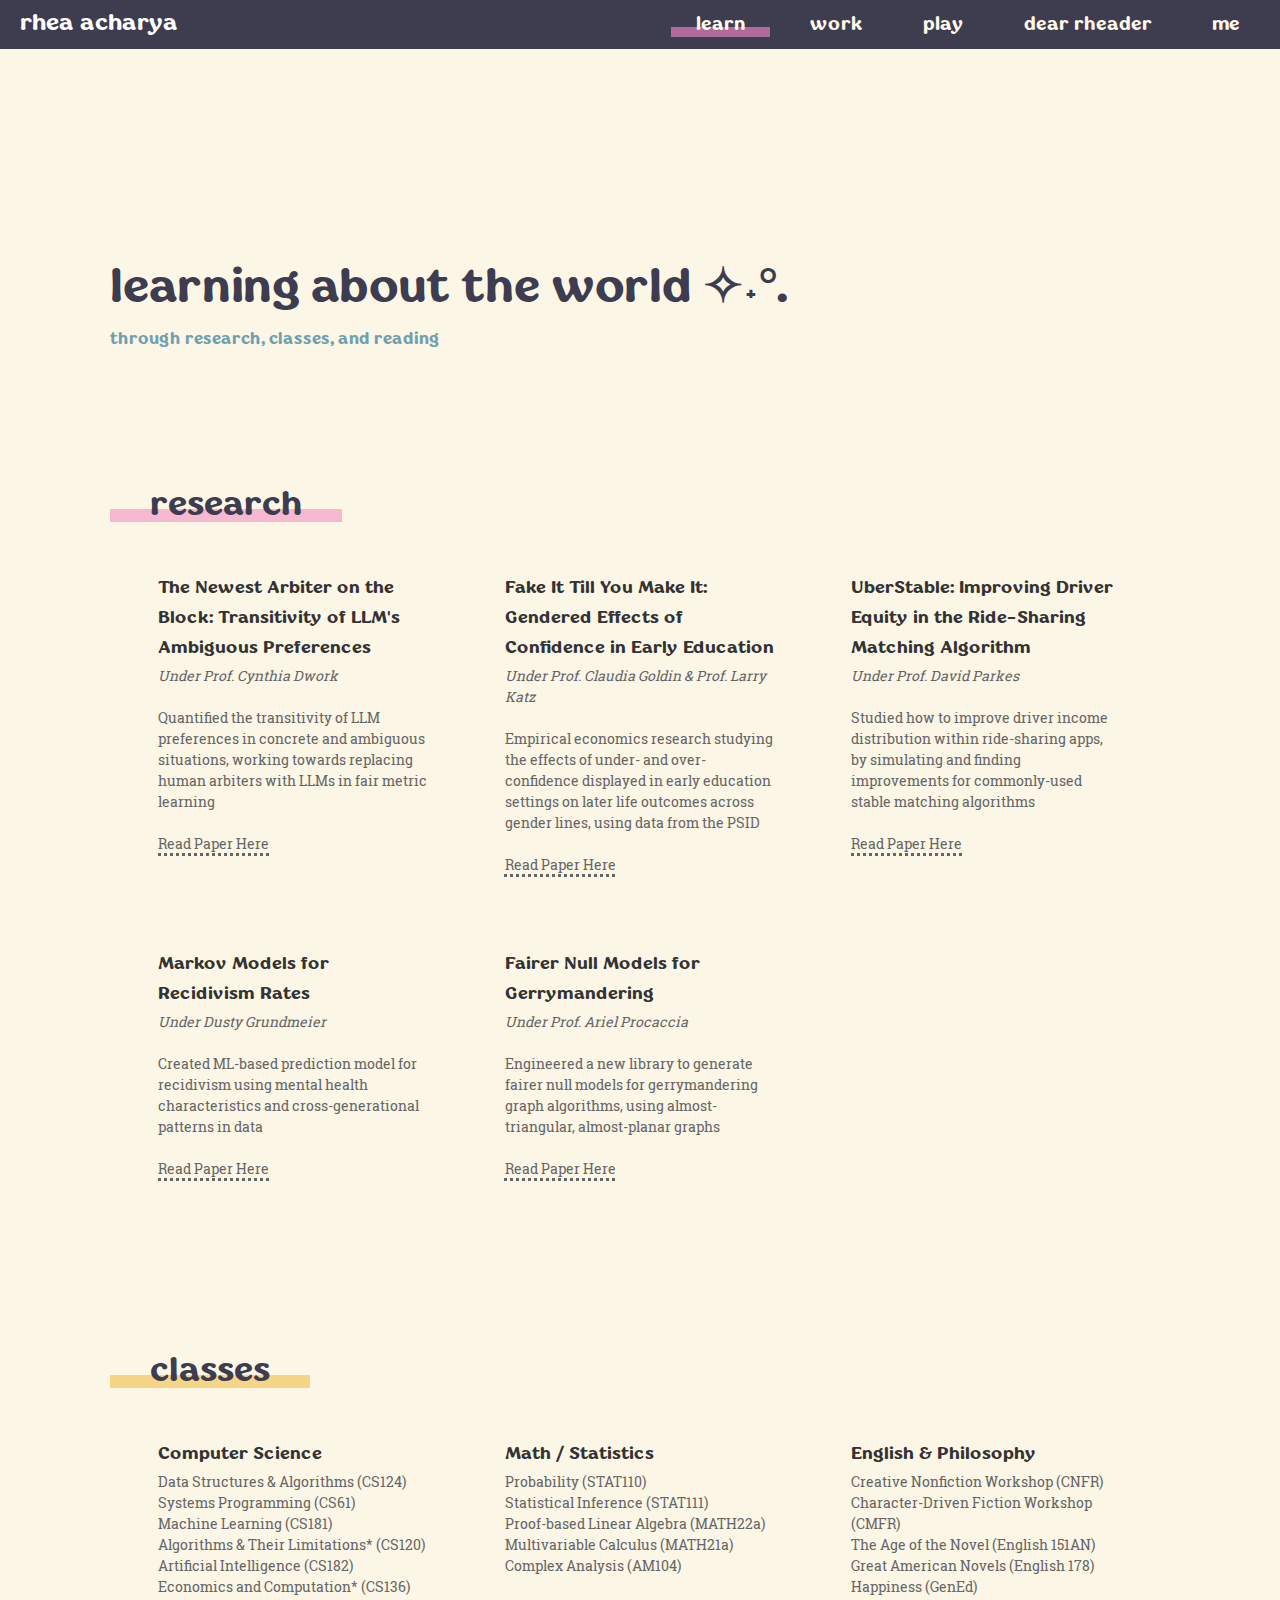
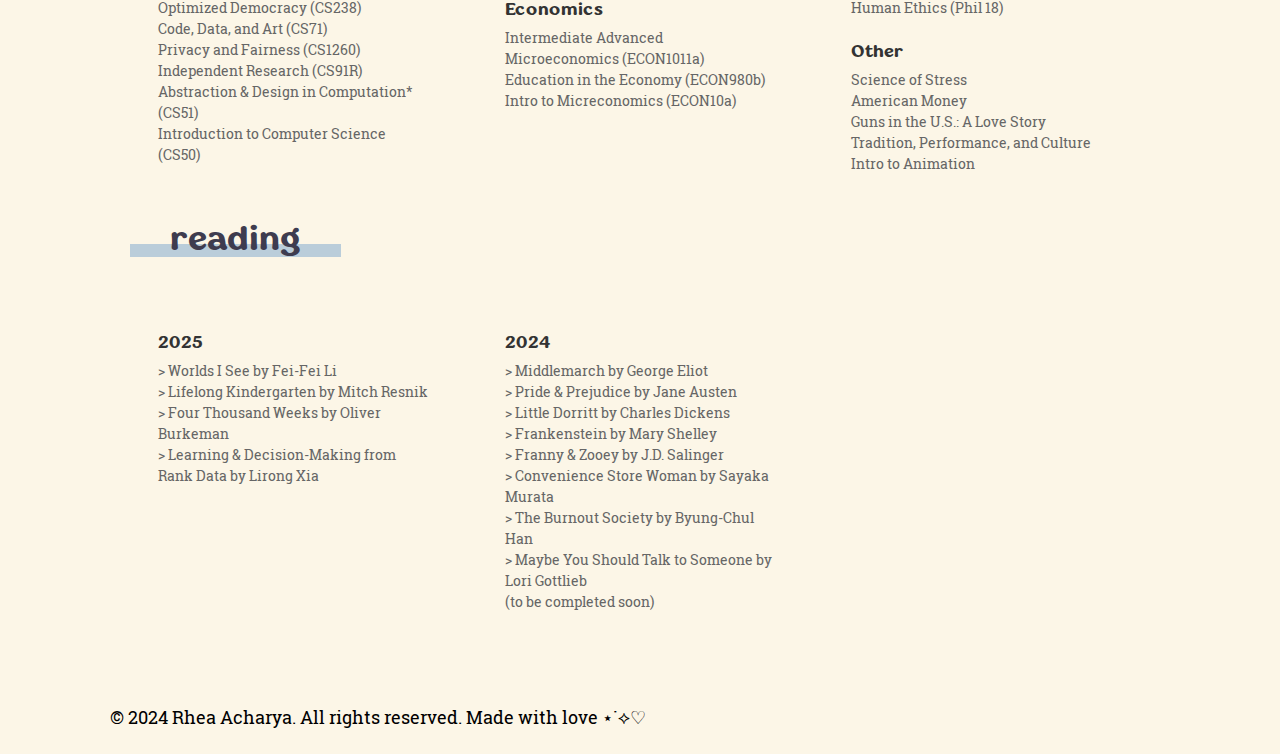
<file: learn.html>
<!doctype html>
<meta name="viewport" content="width=device-width, initial-scale=1.0">
<html lang="en">
<head>

  <script type="application/ld+json">
    {
      "@context": "http://schema.org",
      "@type": "Person",
      "name": "Rhea Acharya",
      "jobTitle": "Student",
      "affiliation": {
        "@type": "Organization",
        "name": "Harvard University"
      },
      "url": "https://www.rheaacharya.com",
      "sameAs": [
        "https://www.linkedin.com/in/rheaacharya",
        "https://twitter.com/crheativity"
      ]
    }
    </script>
  <meta charset="utf-8">
  <link rel="icon" type ="image/png" href="img/favicon.png">
  <title>Work</title>
  <link rel="stylesheet" href="styles.css">

</head>

<!-- Google tag (gtag.js) -->
<script async src="https://www.googletagmanager.com/gtag/js?id=G-8HWEKW9ZV3"></script>
<script>
  window.dataLayer = window.dataLayer || [];
  function gtag(){dataLayer.push(arguments);}
  gtag('js', new Date());

  gtag('config', 'G-8HWEKW9ZV3');
</script>

<body class = "black-cursor full-width grey" >
  <div class="container" style="max-width: 1100px;">
    <nav class="navbar">
      <div class="logo"><a href="./index.html" class="menu-btn name">rhea acharya</a></div>
      <button class="menu-toggle" aria-label="Toggle Menu">&#9776;</button>
      <ul class="navbar-links">
        <li class="menu half-highlight-dark-pink"><a href="./learn.html" class="menu-btn">learn</a></li>
        <li class="menu"><a href="./work.html" class="menu-btn">work</a></li>
        <li class="menu"><a href="./play.html" class="menu-btn">play</a></li>
        <li class="menu"><a href="./writing.html" class="menu-btn">dear rheader</a></li>
        <li class="menu"><a href="./me.html" class="menu-btn">me</a></li>
    </ul>
  </nav>
  <br><br><br><br><br><br><br><br><br><br>
  <h6 style = "font-size : 3rem;color:  #3e3c4f; line-height: 40px;">learning about the world ✧˖°.</h6>

  <h4 style = "font-size : 1.05rem;color:  #709fae;">   through research, classes, and reading</h4>
  <br><br><br><br><br><br>
<!--
  <div class = "section-header">
    
    
  <h6 class = "learning-text" style = "color: #3e3c4f;; position: absolute; top: 35%;" > learning about the world ✧˖°. </h6>
  
</div>
-->
  <div class="content">
      <h4 style="color: #3e3c4f;" > <span class="half-highlight-pink">&emsp;research&emsp;</span></h4>
        <div class="grid">

          <div class="grid-item" style="color: #3e3c4f;">
            <h3> <b> The Newest Arbiter on the Block: Transitivity of LLM's Ambiguous Preferences</b></h3>
            <h8>
              <i>Under Prof. Cynthia Dwork </i>
                <br><br>
                Quantified the transitivity of LLM preferences in concrete and ambiguous situations, working towards replacing human arbiters with LLMs in fair metric learning
                <br>
                <a href="research/CS91R Final Draft.pdf" class="bold-link"><br> Read Paper Here</br> </a>
              </h8>
          </div>
          <div class="grid-item" style="color: #3e3c4f;">
            <h3> <b> Fake It Till You Make It: Gendered Effects of Confidence in Early Education 
            </b></h3>
            <h8>
              <i>Under Prof. Claudia Goldin & Prof. Larry Katz</i>
                <br><br>
                Empirical economics research studying the effects of under- and over-confidence displayed in early education settings on later life outcomes across gender lines, using data from the PSID
                <br>
                <a href="research/Final Econ Confidence Paper.pdf" class="bold-link"><br> Read Paper Here</br> </a>
            </h8>
            
          </div>
          <div class="grid-item" style="color: #3e3c4f;">
            <h3> <b> UberStable: Improving Driver Equity in the Ride-Sharing Matching Algorithm </b></h3>
            <h8>
              <i>Under Prof. David Parkes</i>
                <br><br>
                Studied how to improve driver income distribution within ride-sharing apps, by simulating and finding improvements for commonly-used stable matching algorithms                
                <br>
                <a href="research/UberStable Final Paper.pdf" class="bold-link"><br> Read Paper Here</br> </a>
              </h8>
          </div>
          
          <div class="grid-item" style="color:  #3e3c4f;">
            <h3> <b> Markov Models for Recidivism Rates </b></h3>
            <h8>
              <i>Under Dusty Grundmeier </i>
                <br><br>
                Created ML-based prediction model for recidivism using mental health characteristics and cross-generational patterns in data
                <br>
                <a href="research/Predicting Recidivism.pdf" class="bold-link"><br> Read Paper Here</br> </a>
              </h8>
          </div>
          <div class="grid-item" style="color: #000000">
            <h3> <b> Fairer Null Models for Gerrymandering </b></h3>
            <h8>
              <i>Under Prof. Ariel Procaccia </i>
                <br><br>
                Engineered a new library to generate fairer null models for gerrymandering graph algorithms, using almost-triangular, almost-planar graphs
                <br>
                <a href="research/CS_238_Final_Project Submission.pdf" class="bold-link"><br> Read Paper Here</br> </a>
              </h8>
          </div>
        </div>
        <br><br><br><br><br><br>
        <h4 style="color: #3e3c4f;"> <span class="half-highlight-yellow">&emsp;classes&emsp;</span></h4>
        <div class="grid">

          <div class="grid-item" style="color:  #3e3c4f;">
            <h3> <b>Computer Science  </b></h3>
            <h8>
              Data Structures & Algorithms (CS124) <br>
              Systems Programming (CS61) <br>
              Machine Learning (CS181) <br>
              Algorithms & Their Limitations* (CS120) <br>
              Artificial Intelligence (CS182)<br>
              Economics and Computation* (CS136) <br>
              Optimized Democracy (CS238) <br>
              Code, Data, and Art (CS71) <br>
              Privacy and Fairness (CS1260) <br>
              Independent Research (CS91R) <br>
              Abstraction & Design in Computation* (CS51) <br>
              Introduction to Computer Science (CS50) <br>
            </h8>
          </div>
          <div class="grid-item" style="color: #3e3c4f">
            <h3> <b> Math / Statistics </b></h3>
            <h8>
              Probability (STAT110) <br>
              Statistical Inference (STAT111) <br>
              Proof-based Linear Algebra (MATH22a) <br>
              Multivariable Calculus (MATH21a) <br>
              Complex Analysis (AM104)
            </h8>
            <br><br>
            <h3> <b> Economics </b></h3>
            <h8>
              Intermediate Advanced Microeconomics  (ECON1011a) <br>
              Education in the Economy (ECON980b) <br>
              Intro to Micreconomics (ECON10a) <br>
            </h8>
          </div>
          <div class="grid-item" style="color:  #3e3c4f">
            <h3> <b> English & Philosophy </b></h3>
            <h8>
              Creative Nonfiction Workshop (CNFR) <br>
              Character-Driven Fiction Workshop (CMFR) <br>
              The Age of the Novel (English 151AN) <br>
              Great American Novels (English 178) <br>
              Happiness (GenEd) <br>
              Human Ethics (Phil 18)
            </h8>
            <br><br>
            <h3> <b> Other </b></h3>
            <h8>
              Science of Stress <br>
              American Money <br>
              Guns in the U.S.: A Love Story <br>
              Tradition, Performance, and Culture<br>
              Intro to Animation
            </h8>
          </div>
          <h4 style="color:  #3e3c4f">  <span class="half-highlight-green">&emsp;reading&emsp;</span> </h4>
        </div>
        <div class="grid">
          <div class="grid-item" style="color:  #3e3c4f">
            <h3> <b>2025 </b></h3>
            <h8>
             > Worlds I See by Fei-Fei Li <br>
             > Lifelong Kindergarten by Mitch Resnik <br>
             > Four Thousand Weeks by Oliver Burkeman<br>
             > Learning & Decision-Making from Rank Data by Lirong Xia<br> 
            </h8>
          </div>
          <div class="grid-item" style="color: #3e3c4f">
            <h3> <b>2024  </b></h3>
            <h8>
             > Middlemarch by George Eliot <br>
            > Pride & Prejudice by Jane Austen <br>
             > Little Dorritt by Charles Dickens <br>
            > Frankenstein by Mary Shelley <br>
            > Franny & Zooey by J.D. Salinger <br>
            > Convenience Store Woman by Sayaka Murata <br>
            > The Burnout Society by Byung-Chul Han <br>
            > Maybe You Should Talk to Someone by Lori Gottlieb <br>
            

            (to be completed soon)


            </h8>
          </div>
          
          </div>
      </div>
  
  
  <script src="script.js"></script>
</body>
<footer>
  <br><br>
    <p class="align-left">&copy; 2024 Rhea Acharya. All rights reserved. Made with love ⋆˙⟡♡</p>
  </footer>
</html>
</file>
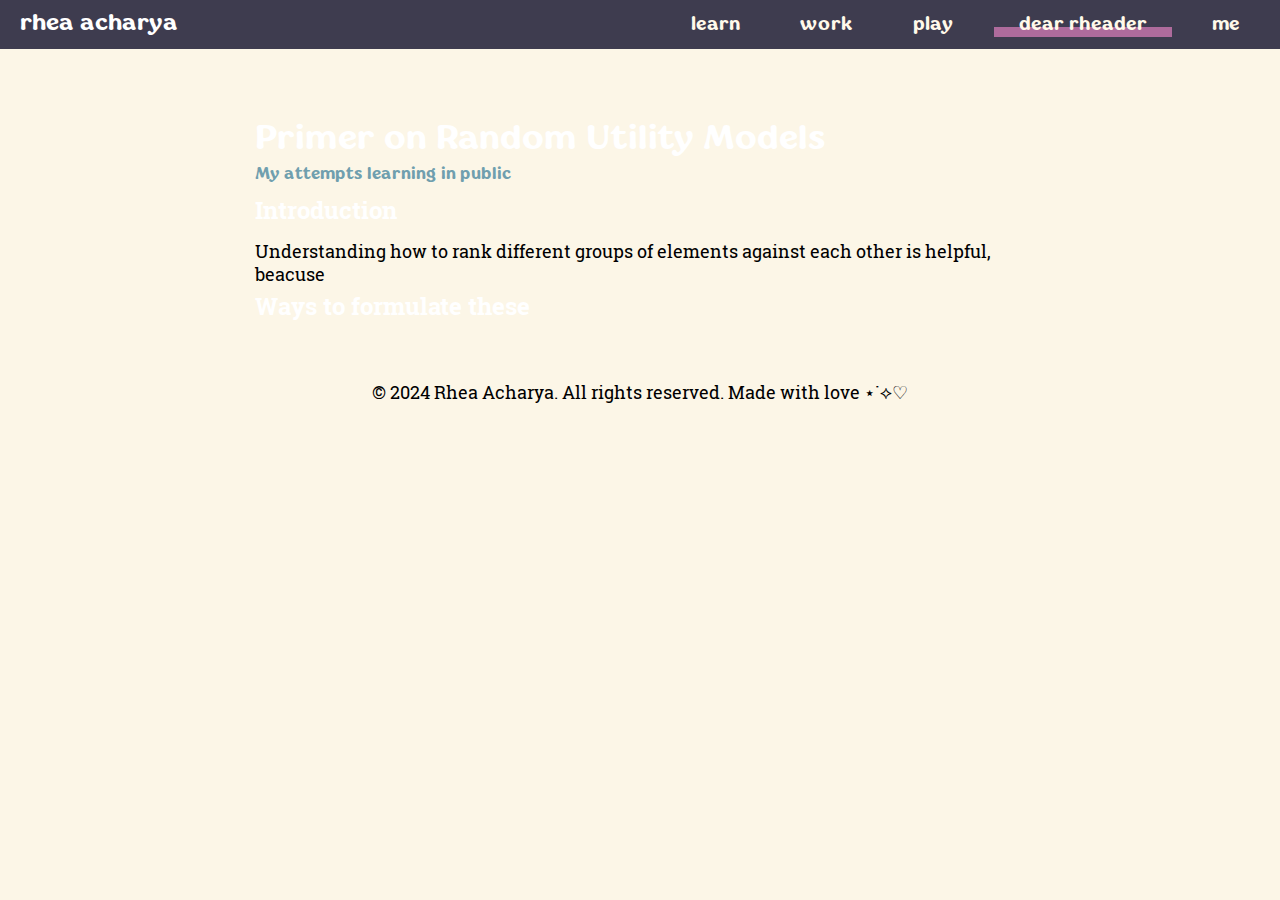
<file: new-post.html>
<!doctype html>
<meta name="viewport" content="width=device-width, initial-scale=1.0">
<html lang="en">
<head>
  <meta charset="utf-8">

  <link rel="icon" type ="image/png" href="img/favicon.png">
  <title>Blog</title>

  <link rel="stylesheet" href="styles.css">
</head>

<!-- Google tag (gtag.js) -->
<script async src="https://www.googletagmanager.com/gtag/js?id=G-8HWEKW9ZV3"></script>
<script>
  window.dataLayer = window.dataLayer || [];
  function gtag(){dataLayer.push(arguments);}
  gtag('js', new Date());

  gtag('config', 'G-8HWEKW9ZV3');
</script>

<body class = "black-cursor full-width grey" >

  <div class="container">
    <nav class="navbar">
      <div class="logo"><a href="./index.html" class="menu-btn name">rhea acharya</a></div>
      <button class="menu-toggle" aria-label="Toggle Menu">&#9776;</button>
      <ul class="navbar-links">
        <li class="menu"><a href="./learn.html" class="menu-btn">learn</a></li>
        <li class="menu"><a href="./work.html" class="menu-btn">work</a></li>
        <li class="menu"><a href="./play.html" class="menu-btn">play</a></li>
        <li class="menu half-highlight-dark-pink"><a href="./writing.html" class="menu-btn">dear rheader</a></li>
        <li class="menu"><a href="./me.html" class="menu-btn">me</a></li>
    </ul>
  </nav>

    
  <div class="container">
    <h4>Primer on Random Utility Models</h4>
    <h4 style = "font-size : 1.05rem;color:  #709fae;"> My attempts learning in public</h4>

    
    <h2><b>Introduction</b></h2>
    <p>Understanding how to rank different groups of elements against each other is helpful, beacuse</p>




    <h2><b>Ways to formulate these</b></h2>

</div>
  </div>
  <script src="script.js"></script>
</body>
<footer>
    <p class="align-left">&copy; 2024 Rhea Acharya. All rights reserved. Made with love ⋆˙⟡♡</p>
  </footer>

</html>
</file>
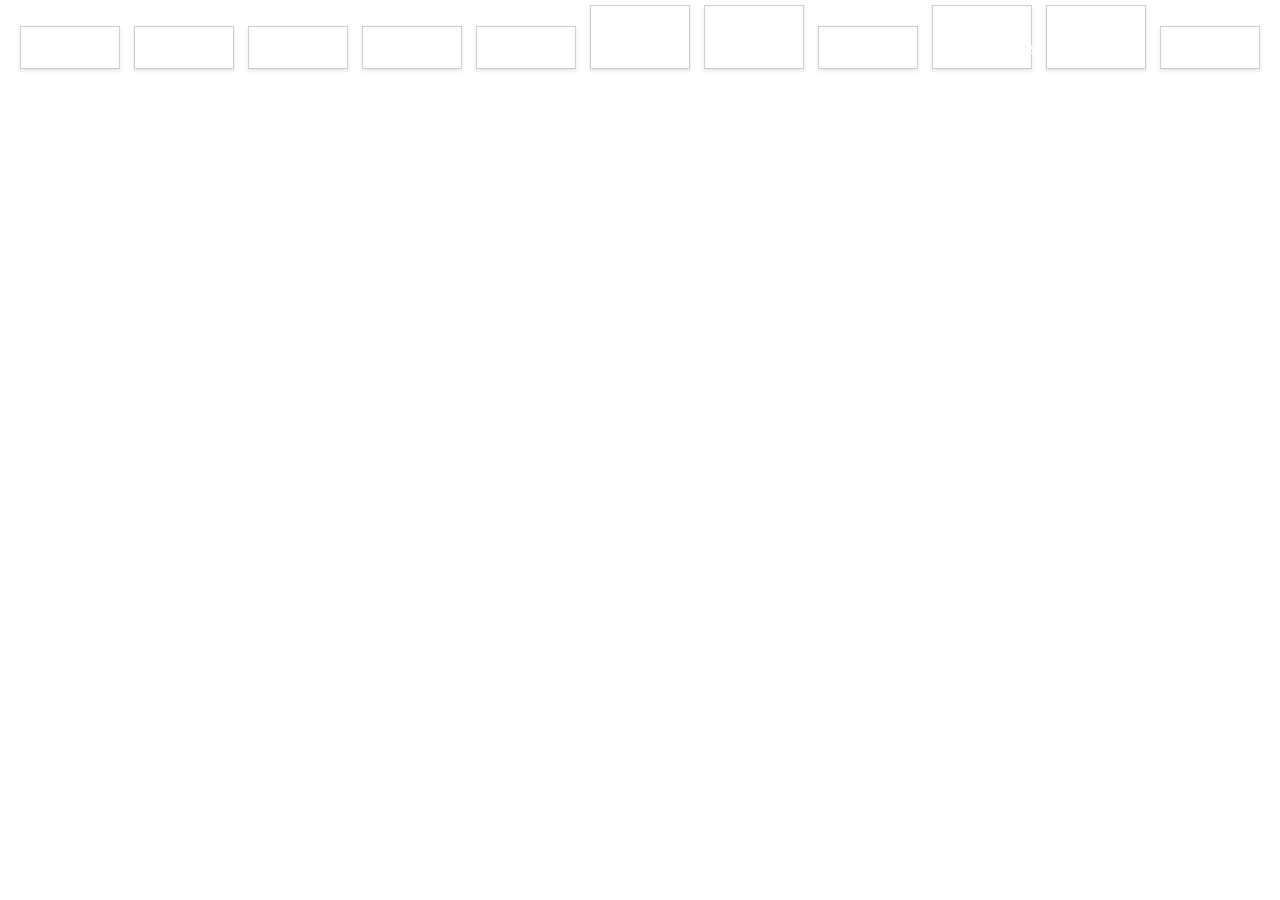
<file: skills.html>
<!DOCTYPE html>
<html lang="en">
<head>
  <meta charset="UTF-8">
  <meta name="viewport" content="width=device-width, initial-scale=1.0">
  <title>Skills</title>
  <link rel="stylesheet" href="styles.css">
</head>
<body>
  <div class="skills-container">
    <!-- Programming Skills -->
    <div class="skill" data-type="programming" data-level="expert">JavaScript</div>
    <div class="skill" data-type="programming" data-level="expert">Python</div>
    <div class="skill" data-type="programming" data-level="intermediate">C++</div>
    <div class="skill" data-type="programming" data-level="expert">OCaml</div>
    <div class="skill" data-type="programming" data-level="learning">Java</div>

    <!-- Design Skills -->
    <div class="skill" data-type="design" data-level="expert">Adobe InDesign</div>
    <div class="skill" data-type="design" data-level="intermediate">Adobe Illustrator</div>
    <div class="skill" data-type="design" data-level="intermediate">Figma</div>

    <!-- Art Skills -->
    <div class="skill" data-type="art" data-level="intermediate">Adobe AfterEffects</div>
    <div class="skill" data-type="design" data-level="intermediate">Adobe PhotoShop</div>
    <div class="skill" data-type="design" data-level="learning">Procreate</div>
  </div>
</body>
</html>
</file>
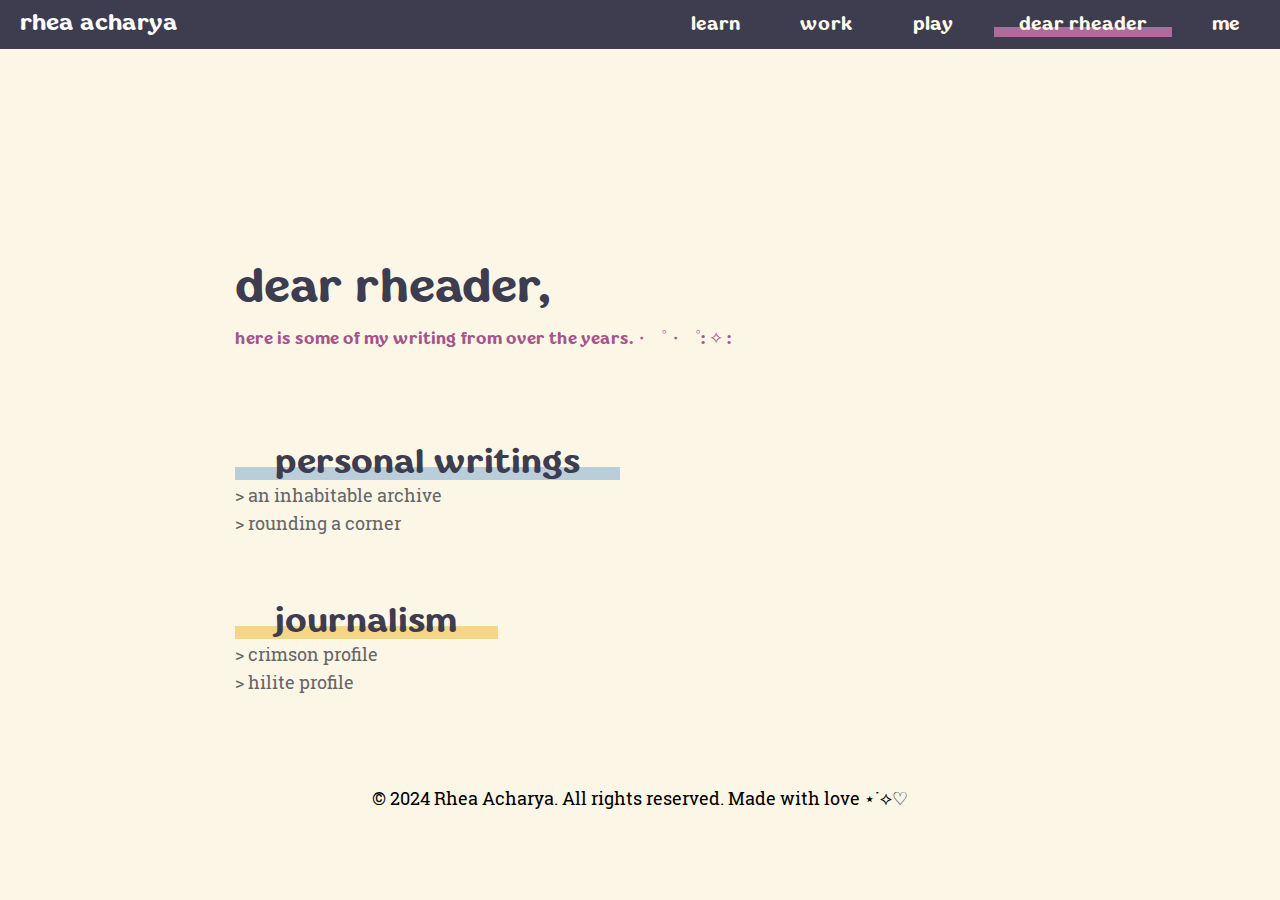
<file: writing.html>
<!doctype html>
<meta name="viewport" content="width=device-width, initial-scale=1.0">
<html lang="en">
<head>
  <meta charset="utf-8">

  <link rel="icon" type ="image/png" href="img/favicon.png">
  <title>Blog</title>

  <link rel="stylesheet" href="styles.css">
  <script type="application/ld+json">
    {
      "@context": "http://schema.org",
      "@type": "Person",
      "name": "Rhea Acharya",
      "jobTitle": "Student",
      "affiliation": {
        "@type": "Organization",
        "name": "Harvard University"
      },
      "url": "https://www.rheaacharya.com",
      "sameAs": [
        "https://www.linkedin.com/in/rheaacharya",
        "https://twitter.com/crheativity"
      ]
    }
    </script>
</head>

<!-- Google tag (gtag.js) -->
<script async src="https://www.googletagmanager.com/gtag/js?id=G-8HWEKW9ZV3"></script>
<script>
  window.dataLayer = window.dataLayer || [];
  function gtag(){dataLayer.push(arguments);}
  gtag('js', new Date());

  gtag('config', 'G-8HWEKW9ZV3');
</script>

<body class = "black-cursor full-width grey" >

  <div class="container">
    <nav class="navbar">
      <div class="logo"><a href="./index.html" class="menu-btn name">rhea acharya</a></div>
      <button class="menu-toggle" aria-label="Toggle Menu">&#9776;</button>
      <ul class="navbar-links">
        <li class="menu"><a href="./learn.html" class="menu-btn">learn</a></li>
        <li class="menu"><a href="./work.html" class="menu-btn">work</a></li>
        <li class="menu"><a href="./play.html" class="menu-btn">play</a></li>
        <li class="menu half-highlight-dark-pink"><a href="./writing.html" class="menu-btn">dear rheader</a></li>
        <li class="menu"><a href="./me.html" class="menu-btn">me</a></li>
    </ul>
  </nav>

    <div class="content ">
      <br><br><br><br><br><br><br><br><br><br>
            <h6 style = "font-size : 3rem;color:  #3e3c4f; line-height: 40px;"> dear rheader,</h6>
            <h4 style = "font-size : 1.05rem;color:  #a5558b;"> here is some of my writing from over the years.・゜・゜: ✧ :</h4>
            <br><br><br><br>
            
        <div class="p-body writing">
  
            <!--
            <div class="intro-box" style="background-color: rgba(255, 255, 255, 0.3);">
              <br>
            <h6 style = "color:black;">dear rheader,</h6>
            <p style="margin-left: 50px;"> Here are my writings from over the years. I hope you enjoy perusing, and please do reach out if you anything below inspires you to chat ⋆˙⟡ </p>
            <h6 style = "color:black;" class = "align-right"><i> ᡣ𐭩, rhea</i></h6>
            <br>
            </div>
            
            <p><>Welcome to my blog! I believe writing is underrated: one goal I have for 2025 is to invest more time into a medium that lets me clarify my own thoughts and share them with others.
                On this page, I hope to write about an abundance of ideas, including reflections on my own life, essays on the world at large,
                and my adventures learning in public. I hope you enjoy reading :)
        </p>
            
            
            <h6 style = "color:black;" class = "align-right"><i>☻, Rhea</i></h6>
            <br>
            -->

            <h4 style="color:  #3e3c4f" > <span class="half-highlight-green">&emsp;personal writings&emsp; </span></h4>
            <p style="color:  #666666;"><a href="https://www.thecrimson.com/article/2025/3/13/eliot-tunnels-endpaper/"  > > <span class="bold-link-hover"> an inhabitable archive </span> </a></p>
            <p style="color:  #666666;"><a href="https://substack.com/home/post/p-154116167?source=queue&autoPlay=false"  > > <span class="bold-link-hover"> rounding a corner </span> </a></p>


            <br><br><br>
              <h4 style="color:  #3e3c4f" > <span class="half-highlight-yellow">&emsp;journalism&emsp; </span></h4>
              <p style="color:  #666666;"><a href="https://www.thecrimson.com/writer/1217337/Rhea_L._Acharya/"  > > <span class="bold-link-hover"> crimson profile </span> </a></p>
              <p style="color:  #666666;"><a href="https://hilite.org/staff_name/rhea-acharya/"  > > <span class="bold-link-hover"> hilite profile </span> </a></p>

              <!--
              <p style="color: #666666;"><a href="https://www.thecrimson.com/flyby/article/2022/4/12/flyby-tries-every-dhall/"  > ><span class="bold-link-hover"> eating in every dining hall</span> </a></p>
              <p style="color:  #666666;"><a href="https://www.thecrimson.com/flyby/article/2022/3/8/dunster-2022-bedroom-dhall/"  > ><span class="bold-link-hover"> profile on dunster house</span></a></p>
              <p style="color:  #666666;"><a href="https://www.thecrimson.com/column/impressions/article/2022/2/22/impressions-lana-wagner-column/"  > ><span class="bold-link-hover"> impressions</span>  </a></p>
              <p style="color:  #666666;"><a href="https://www.thecrimson.com/flyby/article/2022/2/16/flyby-tries-valentines-cards/"  >><span class="bold-link-hover"> giving everyone in my class valentine's day cards</span>  </a></p>
      -->
              <br><br><br>
              
        </div>
    </div>
  </div>
  <script src="script.js"></script>
</body>
<footer>
    <p class="align-left">&copy; 2024 Rhea Acharya. All rights reserved. Made with love ⋆˙⟡♡</p>
  </footer>

</html>
</file>
<file: styles.css>
/* Import Google Fonts */


/* Global Reset */
* {
    margin: 0;
    padding: 0;
    box-sizing: border-box;
}

/* Default white cursor for the whole page */
html {
    cursor: url('white-cursor.png') 16 16, auto;  /* White cursor */
  }
  
  /* White pointer cursor for clickable elements */
  a, button {
    cursor: url('white-pointer.png') 16 16, pointer;  /* White pointer cursor */
  }
  
  /* Black cursor for specific section or elements */
  .black-cursor {
    cursor: url('cursor.png') 16 16, auto;  /* Black cursor */
  }
  
  /* Black pointer cursor for clickable elements in black-cursor context */
  .black-cursor a, .black-cursor button {
    cursor: url('pointer.png') 16 16, pointer;  /* Black pointer cursor */
  }

/* Body Styles */
body {
    /*
    background-image: radial-gradient(circle at 70% 30%, #f9f9f9 0%, #e5e5e5 100%);
    background-repeat: no-repeat;
    background-size: cover; */
    font-family: 'Roboto', sans-serif;
    display: flex;
    font-style: normal;
    cursor: url('cursor.ico');
    flex-direction: column; /* Ensure content flows vertically */
    align-items: center; /* Center the content horizontally */
    margin: 0;
    padding: 0;
    font-size: 1rem;
    color: #ffffff;
}
/* Colours */

body.learn{
    background-color: lightcyan
}

body.me p {
    color:#666666;
    font-size: 0.95rem;
    font-weight: normal;
    line-height: 22px;
}

body.work p {
    color: #3e3c4f;;
}

h9{
    font-family: 'Roboto', sans-serif;
    font-weight:  100;
    color: #666666; /* Medium grey color for subtitles */
    font-size: 14px;
    margin: 0;
    margin-top: 4px;
    margin-bottom: 12px; /* More spacing at the bottom */
}
/*
body.me{
    /* background-color:#D8959B 
}
*/

.portfolio {
    display: flex;
    justify-content: center;
    flex-wrap: wrap;
    padding: 20px;
}

.card {
    background-color: rgba(255, 255, 255, 0); /* Transparent background */
    border: 8px solid rgba(255, 255, 255, 0); /* Transparent border */
    flex: 45%;
    max-width: 45%;
    transition: 0.3s;
    transition: all 0.3s ease-in-out;
    margin: 10px;
    overflow: hidden; /* Ensures no content spills out */
    border-radius: 8px; /* Rounded corners */
}

.card:hover {
    background-color: rgba(255, 255, 255, 0.6); /* Transparent background */
    border: 15px solid rgba(255, 255, 255, 0.6); /* Transparent border */
    box-shadow: 0 8px 16px 0 rgba(0, 0, 0, 0.2); /* Enhanced shadow for 3D effect */
    transform: scale(1.05); /* Slightly larger scale */
    opacity: 1;
    z-index: 1; /* Ensure it's above other elements */
}

.card img {
    width: 100%; /* Adjust based on design */
    height: auto;
    border-radius: 2%; /* Fully rounded images *//* Space from the top of the card */
    transition: opacity 0.3s ease-in-out; /* Smooth transition for image opacity */
}
.container {
    padding: 5px 5px;
}

.portfolio h4 {
    color: #333333; /* Dark grey color for text */
    font-size: 18px; /* Larger font size for titles */
    margin-top: 5px;
    margin: 0;
}

.portfolio p {
    color: #666666; /* Medium grey color for subtitles */
    font-size: 14px;
    margin: 0;
    margin-top: 4px;
    margin-bottom: 12px; /* More spacing at the bottom */
}



/* Background */

#defaultCanvas0 { /* Automatically assigned to the p5 canvas */
    position: fixed;
    top: 0;
    left: 0;
    z-index: -1; /* Ensures the canvas stays in the background */
}

/* Photo Border */
.photo-border {
    width: 100%;
    height: auto;
    border: 15px solid #F9ddd8; /* Add a colored border */
    border-radius: 0px; /* Optional: Add rounded corners */
}

.grid {
    display: grid;
    grid-template-columns: repeat(3, 1fr);
    gap: 20px;
    width: 100%;
    padding: 20px;
}

.double-up {
    grid-column: span 2; /* Merge two columns */
}

.triple-up {
    grid-column: span 3; /* Merge two columns */
}

.grid-item {
    background-color: rgba(255, 255, 255, 0); /* Transparent background */
    border: 8px solid rgba(255, 255, 255, 0); 
    text-align : left;
    padding: 20px;
    overflow: hidden; /* Ensures no content spills out */
    border-radius: 8px; /* Rounded corners */
}
/*
.grid-item:hover {
    background-color: rgba(255, 255, 255, 0.6); /* Transparent background 
    border: 15px solid rgba(255, 255, 255, 0.6); /* Transparent border 
    box-shadow: 0 8px 16px 0 rgba(0, 0, 0, 0.2); /* Enhanced shadow for 3D effect 
    transition: all 0.3s ease-in-out;
    transform: scale(1.05);
}
*/

.grid-item h3 {
    font-family: 'Biago';
    color: #333333; /* Dark grey color for text */
    font-size: 18px; /* Larger font size for titles */
    margin-top: 5px;
    margin: 0;
}

.grid-item h8 {
    color: #666666; /* Medium grey color for subtitles */
    font-size: 14px;
    margin: 0;
    margin-top: 4px;
    margin-bottom: 12px; /* More spacing at the bottom */
}



/* Responsive Styles */
@media (max-width: 768px) {
    .grid {
        grid-template-columns: 1fr;
    }
    .double-up{
        grid-column: span 1;
    }
}

.bold-link-hover:hover{
    text-decoration: underline;
    text-decoration-style: dotted;
    text-decoration-thickness: 3px;
    text-underline-offset: 4px;
}

/* Navbar Styles */
.navbar {
    width: 100%;
    --navbar-height: 60px;
    background-color: #3e3c4f;
    padding: 10px 0;
    position: fixed; /* Stick to the top of the page */
    top: 0;
    left: 0;
    z-index: 1000;
    display: flex;
    justify-content: space-between; /* Space between logo and links */
    align-items: center;
    color: #fff9ea;
}

.logo {
    font-family: 'biago', sans-serif;
    font-size: 1.5rem;
    color: #fff9ea;
    margin-left: 20px;
}

.logo:hover {
    color: #f5598a;
}

.navbar-links {
    color: fff9ea;
    list-style-type: none;
    display: flex;
    gap: 20px;
    margin-right: 20px;
}

.navbar-links li {
    display: inline-block;
}

.navbar-links li a {
    text-decoration: none;
    font-family: 'Biago', sans-serif;
    padding: 10px 20px;
    font-size: 1.2rem;
    transition: color 0.3s ease;
}



.navbar-links li a:hover {
    text-decoration: underline;
    text-decoration-style: dotted;
    text-decoration-thickness: 3px;
    text-underline-offset: 4px;
}

.play-selected {
    position: relative;
}
.menu-toggle {
    font-size: 2rem;
    display: none;
    background: none;
    border: none;
    color: #fff9ea; /* Ensure the button text or icon is visible */
    cursor: pointer;
    z-index: 1100; /* Ensure it appears above other elements */
}

.container {
    max-width: 850px;
    width: 100%;
    margin: 0 auto;
    padding: 20px;
    padding-top: calc(var(--navbar-height, 60px)); /* Add padding to prevent overlap */
}
.half-highlight-dark-pink {
    background: linear-gradient(to top, #ae6b9c 40%, transparent 40%); /* Pastel pink on the bottom half */
    padding: 0 5px;   /* Adjust padding as needed */
    text-decoration: none;
}

@media (max-width: 768px) {
    .menu-toggle {
        display: block;
    }

    .half-highlight-dark-pink {
        background: none; /* Pastel pink on the bottom half */
    }
    

    .navbar-links {
        display: none;
        flex-direction: column;
        position: absolute;
        top: 60px;
        left: 0;
        width: 100%;
        background-color: #504d67;
        padding: 20px 0;
        gap: 15px;
        border-top: 1px solid #ccc;
        transition: max-height 0.3s ease;
        max-height: 0;
        overflow: hidden;
    }

    .navbar-links.active {
        display: flex;
        max-height: 500px;
    }

    .navbar-links li {
        text-align: center;
    }

    .navbar-links li a {
        font-size: 1.5rem;
    }
}


.responsive-image {
    width: 100%; /* Make the image take up the full width of its container */
    height: auto; /* Maintain the aspect ratio */
}
/* Intro Page */
.intro-box {
    border: 5px solid transparent;
    padding: 20px;
    background-color: rgba(255, 255, 255, 0.3);
    border-radius: 10px;
    box-shadow: 0px 4px 8px rgba(0, 0, 0, 0.3);
}

.work-box {
    border: 5px solid transparent;
    padding: 20px;
    background-color: rgba(241,227,164, 0.3);
    border-radius: 10px;
    box-shadow: 0px 4px 8px rgba(0, 0, 0, 0.3);
}

.intro-box:hover {
    transform: rotate(1deg); /* Slight rotation */
    box-shadow: 0px 6px 12px rgba(0, 0, 0, 0.4); /* Enhanced shadow */
    transition: transform 0.3s ease, box-shadow 0.3s ease;
}
/* Section Styles */

.section {
    width: 100%;
    padding: 60px 20px;
    text-align: center;
}

.index-page {
    background-image: url('img/new.png');
    background-size: cover;
    background-repeat: no-repeat;
    background-attachment: fixed;
    background-position: center;
    width: 100%;
  }

.intro {
    width: 100%; /* Background color for intro section */
    padding-top: 33.33vh; /* Start 1/3 down the page */
    display: flex;
    justify-content: center;
    align-items: center;
    padding-bottom : 20vh;
}

.text-shadow {
    color: white; /* White text color */
    text-shadow: 2px 2px 8px rgba(0, 0, 0, 0.4); /* Shadow properties */
}

.intro-content {
    max-width: 850px; /* Limit the width of the content */
    width: 100%;
    padding: 20px;
    text-align: left; /* Align text to the left */
    
}

.section-header {
    width: 100%; /* Background color for intro section */
    padding-top: 33.33vh; /* Start 1/3 down the page */
    display: flex;
    justify-content: left;
    align-items: left;
    padding-bottom: 30vh;
}

.grey{
    margin: 0;
    padding: 0;
    overflow-x: hidden;
    background: #fcf6e7; 
    /*
    background-image: url('img/white.png');
    background-size: cover;
    background-repeat: no-repeat;
    background-attachment: relative;
    background-position: center;
    */
    cursor: url('cursor.png'), auto; /* Assuming you have a black cursor image */
  }
  
  /* Styles for small screens */
  @media (max-width: 800px) { /* Adjust 768px according to the breakpoint you consider 'small' */
    .grey {
      background: #fcf6e7; /* Light grey background */
      background-image: none; /* Removes the background image */
    }
  }
/* Font Styles */
@font-face {
    font-family: 'Biago';
    src: url('biago/Biago-SemiBold.ttf') format('truetype');
    font-weight: 600; /* Semi-bold weight */
    font-style: normal;
}

@font-face {
    font-family: 'Biago';
    src: url('biago/Biago-SemiBold.ttf') format('truetype');
    font-weight: 600; /* Semi-bold weight */
    font-style: normal;
}

@font-face {
    font-family: 'Rhea';
    src: url('Rlaprint-Regular.ttf') format('truetype');
    font-weight: 400; /* Semi-bold weight */
    font-style: normal;
}


@font-face {
    font-family: 'Roboto';
    src: url('RobotoSlab-Regular.ttf') format('truetype');
    font-weight: 400; /* Semi-bold weight */
    font-style: normal;
}

@font-face {
    font-family: 'Roboto';
    src: url('RobotoSlab-Bold.ttf') format('truetype');
    font-weight: 600; /* Semi-bold weight */
    font-style: bold;
}
@font-face {
    font-family: 'Montserrat';
    src: url('Montserrat/static/Montserrat-Regular.ttf') format('truetype');
    font-weight: 600; /* Semi-bold weight */
    font-style: normal;
}



/* Typography Styles */
h2 {
    font-family: 'Roboto', sans-serif;
    color: #ffffff;
    font-weight: normal;
    font-style: normal;
    font-size: 1.5rem;
    line-height: 30px;
    text-align: left;
    margin-bottom: 15px;
}

h6 {
    font-family: 'Biago', sans-serif;
    color: #ffffff;
    font-weight: bold;
    font-size: 3.2rem;
    line-height: 100px;
    text-align: left;
    margin-bottom: 15px;
}

h7 {
    font-family: 'Roboto', sans-serif;
    color: white;
    font-weight: normal;
    font-style: normal;
    font-size: 1.2rem;
    line-height: 30px;
    text-align: center;
    margin: 5px 0;
    display: block; /* Ensure it behaves like a block element */
    width: 100%; /* Take full width to center text */
}

h4 {
    font-family: 'Biago', sans-serif;
    color: white;
    font-weight: 200;
    font-size: 2.2rem;
    line-height: 30px;
    margin: 5px 0;
}

h3 {
    font-family: 'Roboto', sans-serif;
    color: #3e3c4f;
    font-weight: 200;
    font-style: bold;
    font-size: 1.2rem;
    line-height: 30px;
    margin: 5px 0;
}



h5 {
    font-family: 'Roboto', sans-serif;
    color:  #3e3c4f;
    font-weight: 200;
    font-style: bold;
    font-size: 1.4rem;
    line-height: 30px;
    margin: 5px 0;
}
h1 {
    font-family: 'Roboto', sans-serif;
    color:  #3e3c4f;
    font-weight:  100;
    font-size: 0.8rem;
}

h8 {
    font-family: 'Roboto', sans-serif;
    color:  #3e3c4f;
    font-weight:  100;
    font-size: 0.8rem;
}

.align-right {
    text-align: right;
}

.half-highlight {
    background: linear-gradient(to top, #faedcb 30%, transparent 70%);
    padding: 0 5px;
    text-decoration: none;
}

a {
    color: inherit;
    text-decoration: none;
    font-family: inherit; /* Inherit font properties from parent */
    font-size: inherit ; /* Inherit font size from parent */
    
}

a.name {
    color: #ffffff;
}

a.hover{
    font-style: bold;
}

.hover-link {
    text-decoration: underline;
}

.hover-link:hover {
    background: linear-gradient(to top, #f4f1e0 50%, transparent 50%);
    padding: 0 5px;
}

.bold-link {
    text-decoration: underline;
    text-decoration-style: dotted;
    text-decoration-thickness: 3px;
    text-underline-offset: 4px;
}
.small-link {
    text-decoration: underline;
    text-decoration-style: dotted;
    text-decoration-thickness: 2.5px;
    text-underline-offset: 4px;
}
p {
    font-family: 'Roboto', sans-serif;
    color: #000000;
    font-style: normal;
    font-size: 1.1rem;
    font-weight: 100;
    margin: 5px 0;
}

.half-highlight-yellow {
    background: linear-gradient(to top, #f5d687 40%, transparent 40%); /* Pastel pink on the bottom half */
    padding: 0 5px;   /* Adjust padding as needed */
    text-decoration: none;
}

.half-highlight-pink {
    background: linear-gradient(to top, #f7b8d1 40%, transparent 40%); /* Pastel pink on the bottom half */
    padding: 0 5px;   /* Adjust padding as needed */
    text-decoration: none;
}

.half-highlight-green {
    background: linear-gradient(to top, #bacdda 40%, transparent 40%); /* Pastel pink on the bottom half */
    padding: 0 5px;   /* Adjust padding as needed */
    text-decoration: none;
}




.learning-text {
    position: relative;
    display: inline-block;
    word-wrap: break-word;
    padding-bottom: 25px; /* Adjust the padding as needed to create space for the line */
}

.learning-text::after {
    content: "";
    position: absolute;
    bottom: 0;
    left: 0;
    width: 200%;
    max-width:1050px;
    height: 25px; /* Adjust the height as needed */
    background-image: url('img/line.png');
    background-size: cover;
    background-repeat: no-repeat;
}

.work-text {
    position: relative;
    display: inline-block;
    word-wrap: break-word;
    padding-bottom: 25px; /* Adjust the padding as needed to create space for the line */
}

.work-text::after {
    content: "";
    position: absolute;
    bottom: 0;
    left: 0;
    width: 200%;
    max-width:1050px;
    height: 25px; /* Adjust the height as needed */
    background-image: url('img/line.png');
    transform: scaleX(-1);
    background-size: cover;
    background-repeat: no-repeat;
}

/* play grid */
.grid-container .row {
    display: flex;
    flex-wrap: wrap;
    padding: 0 4px;
}
.row {
    display: flex;
    flex-wrap: wrap;
    padding: 0 4px;
    width: 100%;
}
  
  /* Create four equal columns that sits next to each other */
  .column {
    flex: 25%;
    max-width: 25%;
    padding: 0 4px;
  }
  
  .column img {
    margin-top: 8px;
    vertical-align: middle;
    width: 100%;
  }
  
  /* Responsive layout - makes a two column-layout instead of four columns */
  @media screen and (max-width: 800px) {
    .column {
      flex: 50%;
      max-width: 50%;
    }
  }
  
  /* Responsive layout - makes the two columns stack on top of each other instead of next to each other */
  @media screen and (max-width: 600px) {
    .column {
      flex: 100%;
      max-width: 100%;
    }
  }

.image-play {
    position: relative;
    margin-top: 8px;
}

.image-play img {
    display: block;
    width: 100%;
    height: auto;
    transition: all 0.3s ease;
}

.overlay {
    position: absolute;
    top: 0;
    left: 0;
    width: 100%;
    height: 100%;
    background: rgba(255, 255, 255, 0.6); /* translucent black */
    display: flex;
    align-items: center;
    justify-content: center;
    text-align: center;
    opacity: 0;
    transition: opacity 0.3s ease;
    padding: 20px;
}

.image-play:hover .overlay {
    opacity: 1;
}

.image-play:hover img {
    filter: blur(2px);
}

.image-play video {
    width: 100%;
    display: block;
    margin-top: 8px;
}

/* Adjust overlay for videos */
.image-play:hover video + .overlay {
    opacity: 1;
}

.video-play {
    position: relative;
}

/* Lightbox */
.lightbox {
    display: none;
    position: fixed;
    z-index: 1000;
    left: 0;
    top: 0;
    width: 100%;
    height: 100%;
    background-color: rgba(0, 0, 0, 0.8);
    align-items: center;
    justify-content: center;
    transform: none;
    transition: none;
}
.lightbox .overlay {
    opacity: 0;
}
.lightbox img {
    max-width: 90%;  /* Limit the width to 90% of the viewport */
    max-height: 80%;  /* Limit the height to 80% of the viewport */
    object-fit: contain;  /* Ensures the image is scaled correctly, maintaining its aspect ratio */
    display: block;  /* Removes any extra space below the image */
    margin: auto;  /* Center the image horizontally and vertically */
     /* Optional: Adds shadow for better visibility */
    filter: none;
    transform: none;
    transition: none;
}

.lightbox video {
    max-width: 90%;  /* Limit the width to 90% of the viewport */
    max-height: 80%;  /* Limit the height to 80% of the viewport */
    object-fit: contain;  /* Ensures the image is scaled correctly, maintaining its aspect ratio */
    display: block;  /* Removes any extra space below the image */
    margin: auto;  /* Center the image horizontally and vertically */
     /* Optional: Adds shadow for better visibility */
    filter: none;
    transform: none;
    transition: none;
}


.lightbox:target {
    display: flex;
}

.lightbox img:hover {
    filter: none;  /* Removes any filters applied on hover */
    transform: none;  /* Resets any transformations applied on hover */
}
.lightbox .close {
    position: absolute;
    top: 10px;
    right: 25px;
    color: #fff;
    font-size: 4rem;
    text-decoration: none;
    filter: none;
    transform: none;
}

.lightbox .close:hover,
.lightbox .close:focus {
    color: #f00;
    text-decoration: none;
    cursor: pointer;
    filter: none;
    transform: none;
}
/* Skills Button Styles */
/* Basic styling for all skill elements */
.skill {
    border: 1px solid #ccc;
    padding: 10px;
    margin: 5px;
    width: 100px;  /* Or adjust based on your preference */
    display: inline-block;  /* Makes each skill appear in a line, wrapping as needed */
    text-align: center;  /* Centers the text inside each skill box */
    box-shadow: 0 2px 4px rgba(0,0,0,0.1);  /* Optional: Adds a subtle shadow for better visual separation */
    transition: transform 0.2s;  /* Smooth transformation on hover or other interactions */
}

/* Hover effect to slightly enlarge a skill box */
.skill:hover {
    transform: scale(1.1);
    cursor: pointer;  /* Changes the cursor to indicate that the skill is interactable */
}

/* Images */
.image-container {
    display:none;
    width: 100%;
    padding-top: 60%; /* Aspect ratio of 1:3 */
    position: relative;
    overflow: hidden;
}

.cropped-image {
    position: absolute;
    top: 0;
    left: 0;
    width: 100%;
    height: 100%;
    object-fit: cover; /* Ensures the image covers the container */
}
.image-container:hover {
    border: solid 10px #99c8cd;
}

.responsive-image {
    width: 100%; /* Make the image take up the full width of its container */
    height: auto; /* Maintain the aspect ratio */
}

/* Work Container */
.work-container {
    position: relative;
    height: auto;
}

body.work-background::before {
    content: "";
    position: absolute;
    top: 0;
    left: 20%;
    width: 75%;
    height: 100%;
    background-image: url('img/blur1.png');
    background-size: cover;
    background-position: center 20%;
    background-repeat: no-repeat;
    filter: blur(10px); /* Apply blur effect */
    z-index: -1;
}

.blur-image {
    margin-left: auto;
    margin-right: -100px;
    width: 75%;
    height: auto;
    z-index: -1; /* Ensure the image stays in the background */
    filter: blur(10px); /* Apply blur effect */
}
</file>
